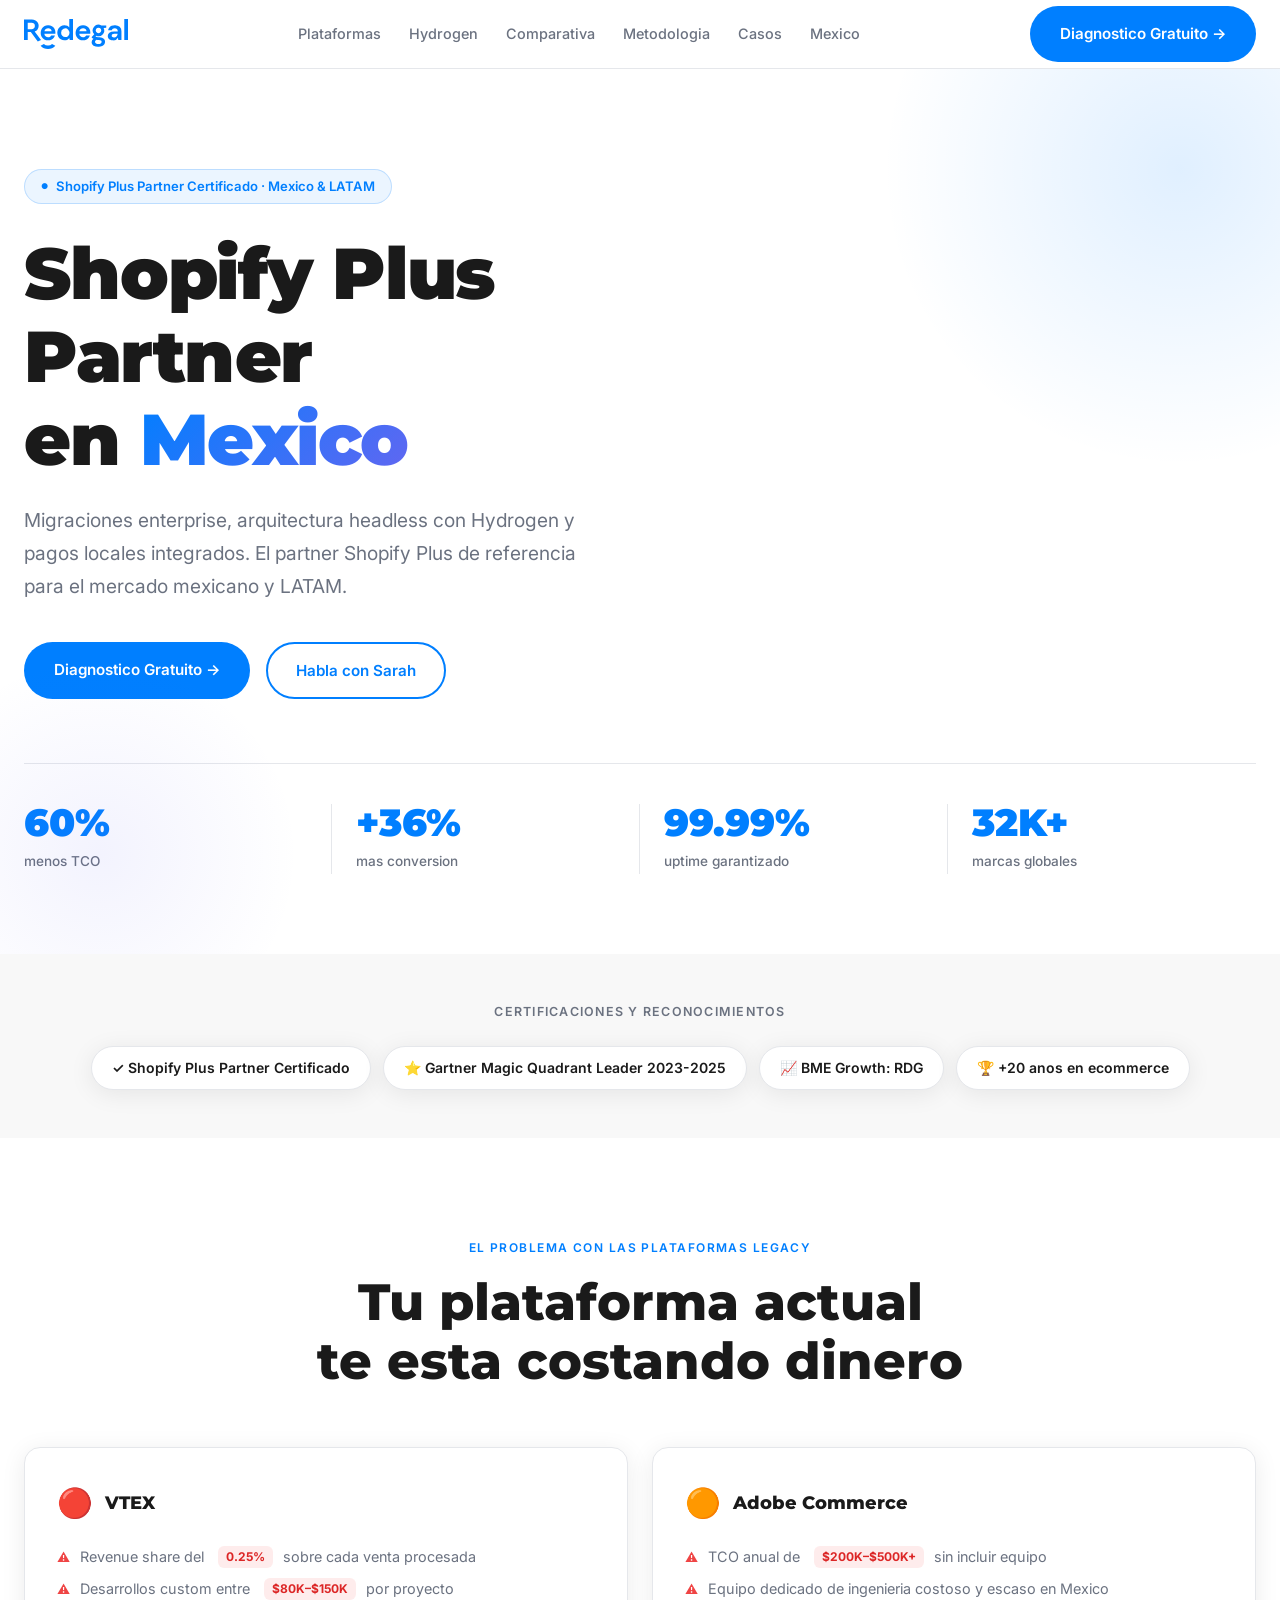
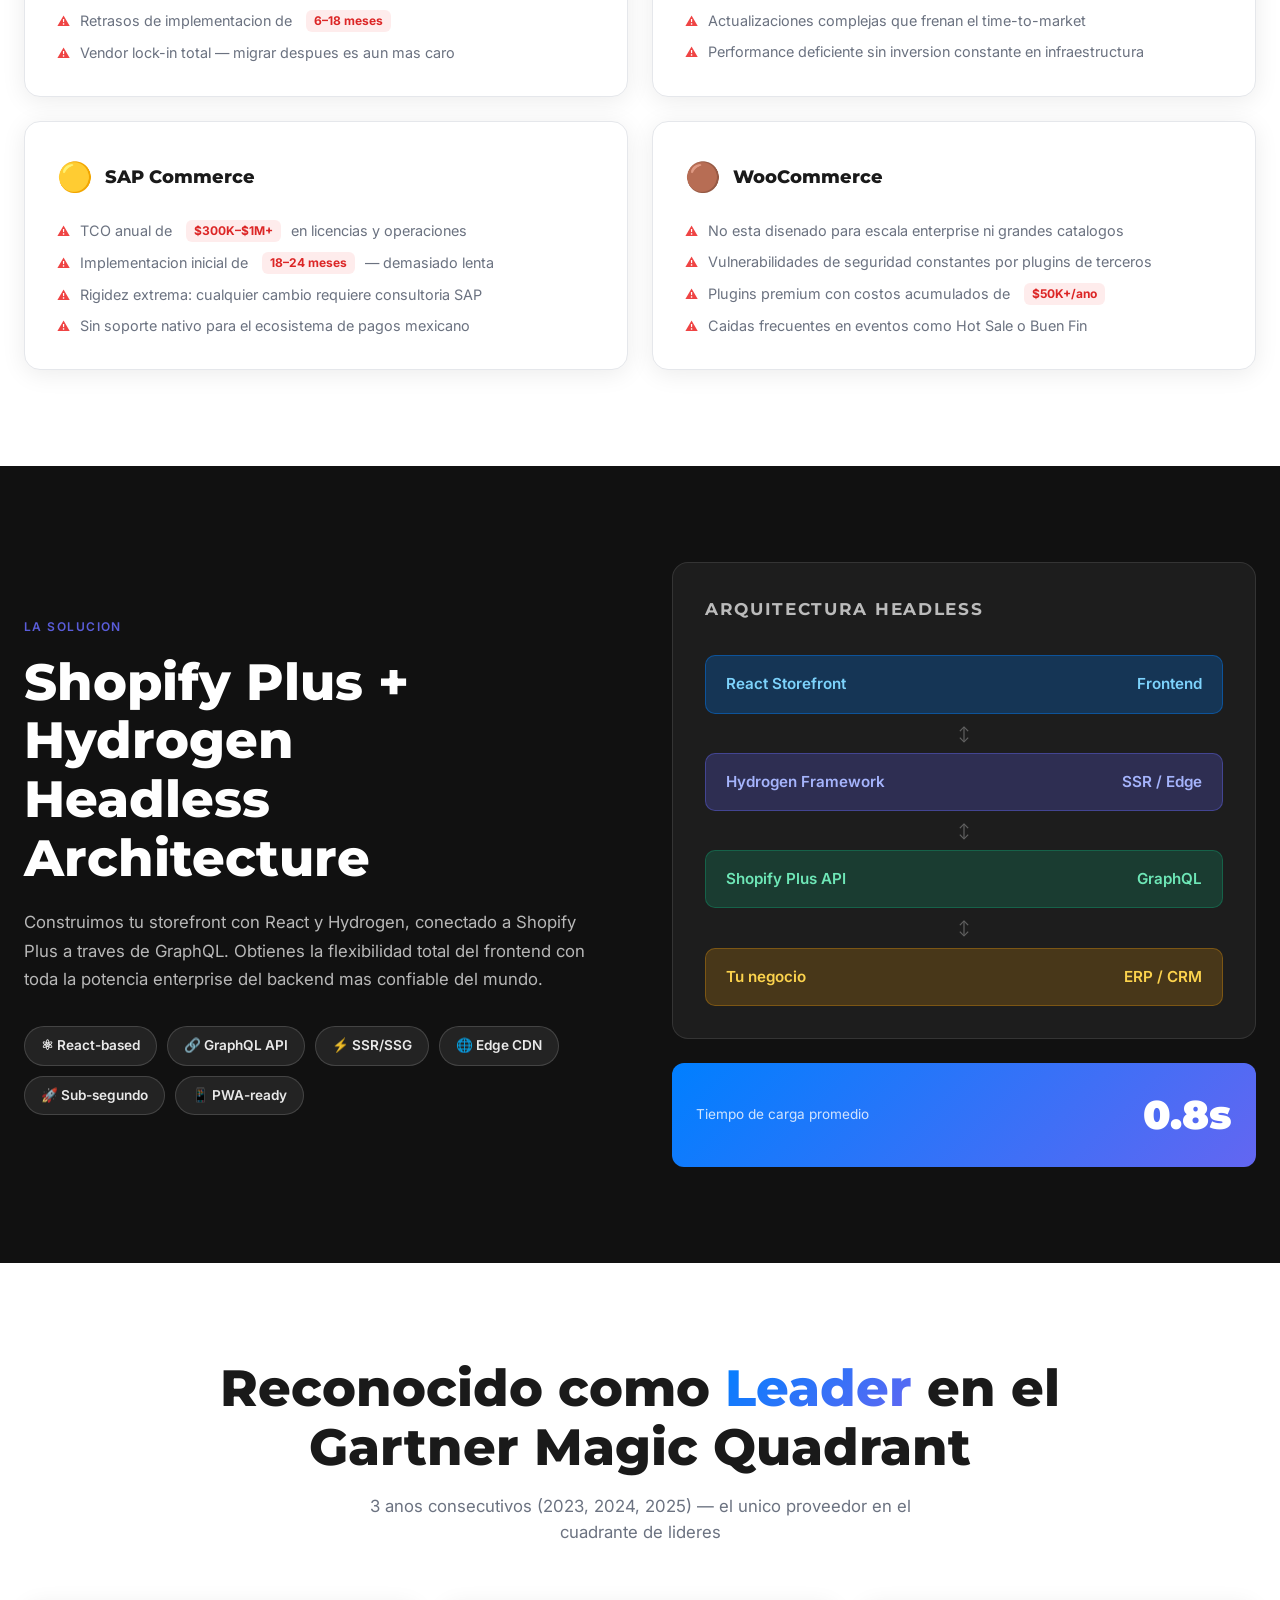
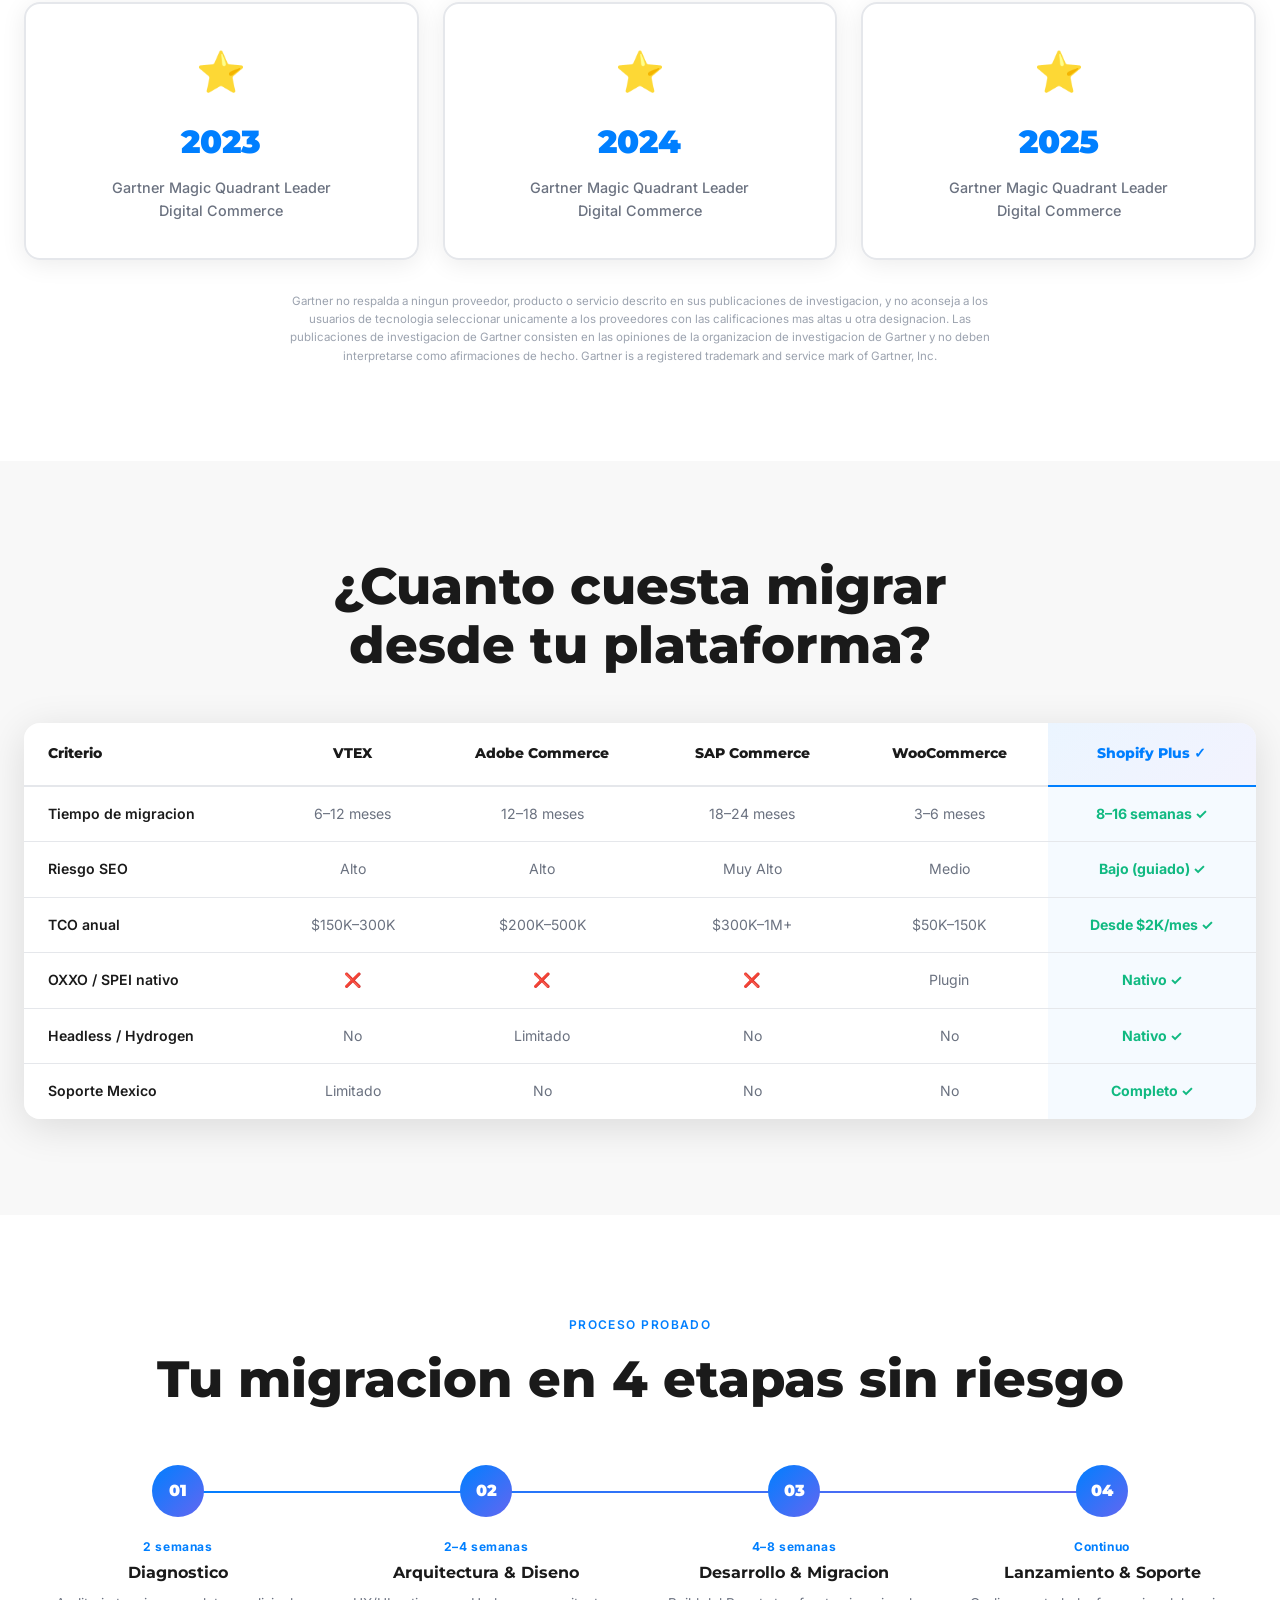
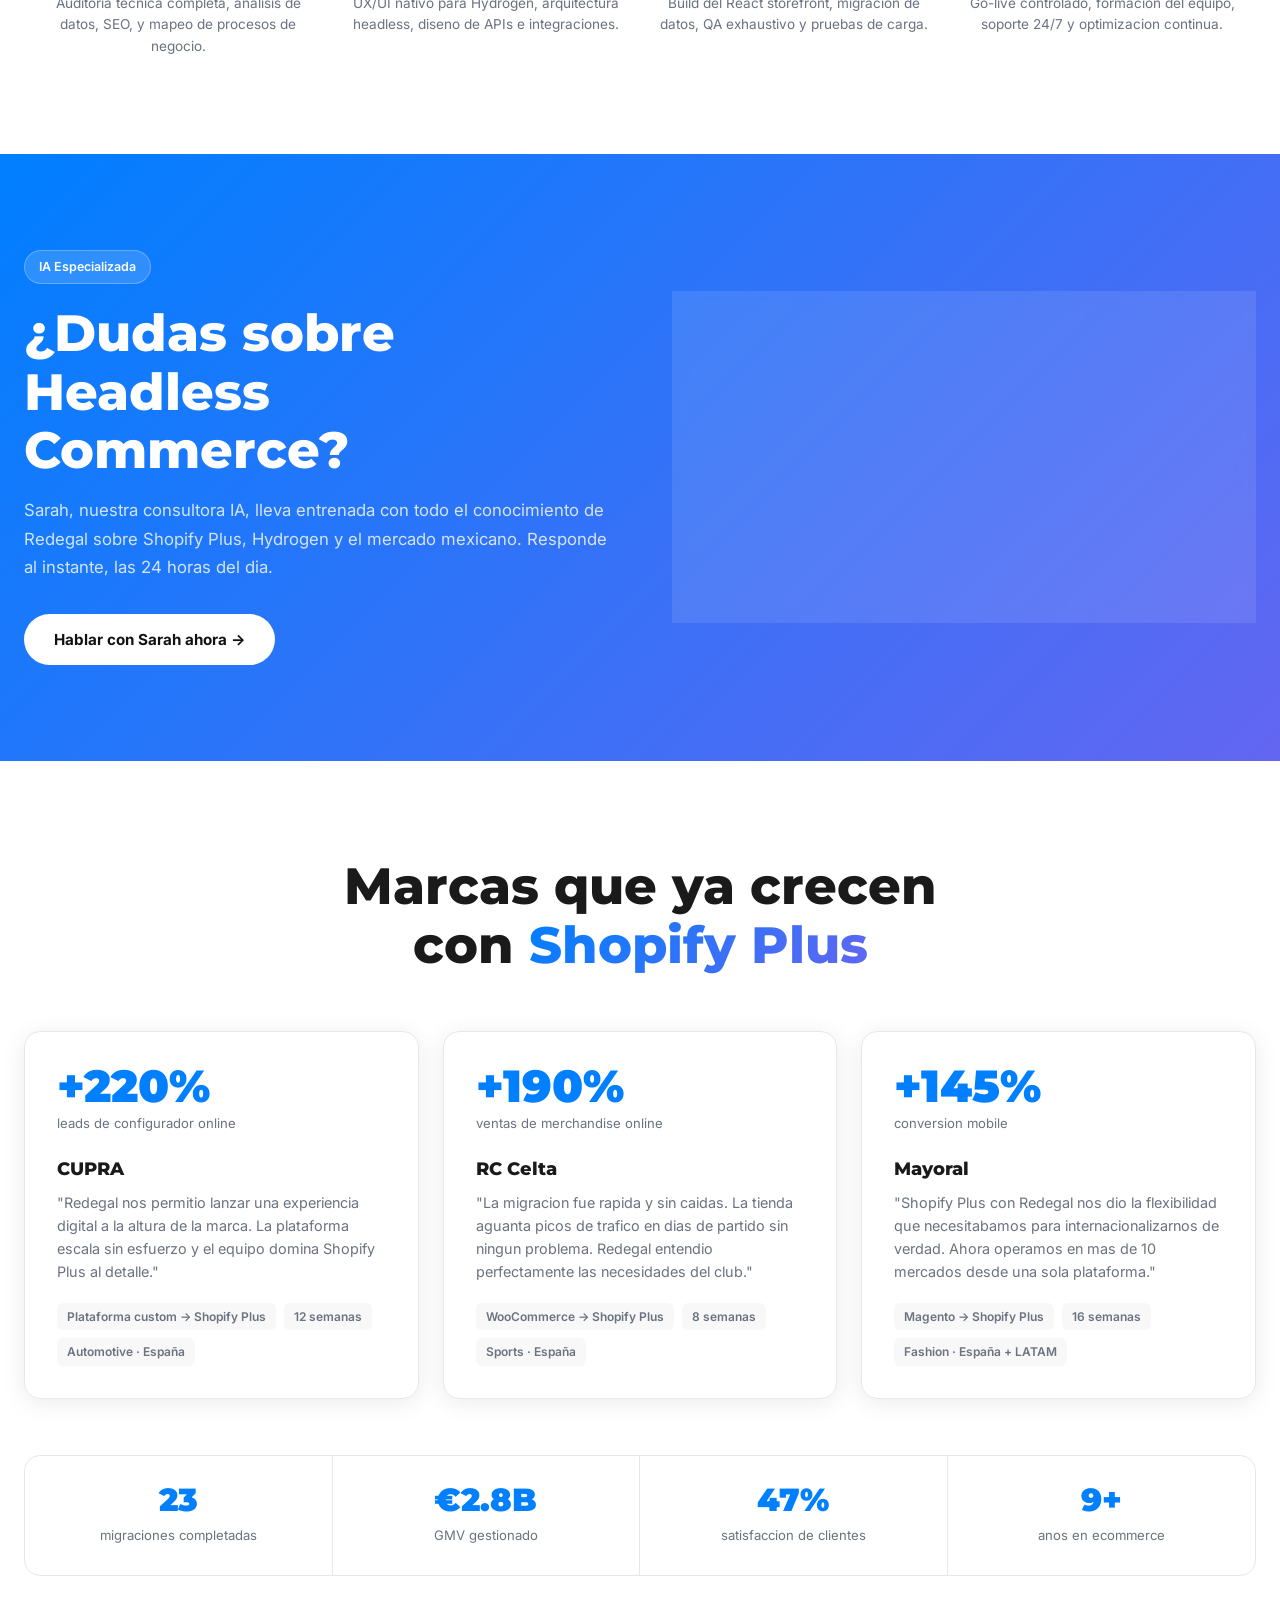
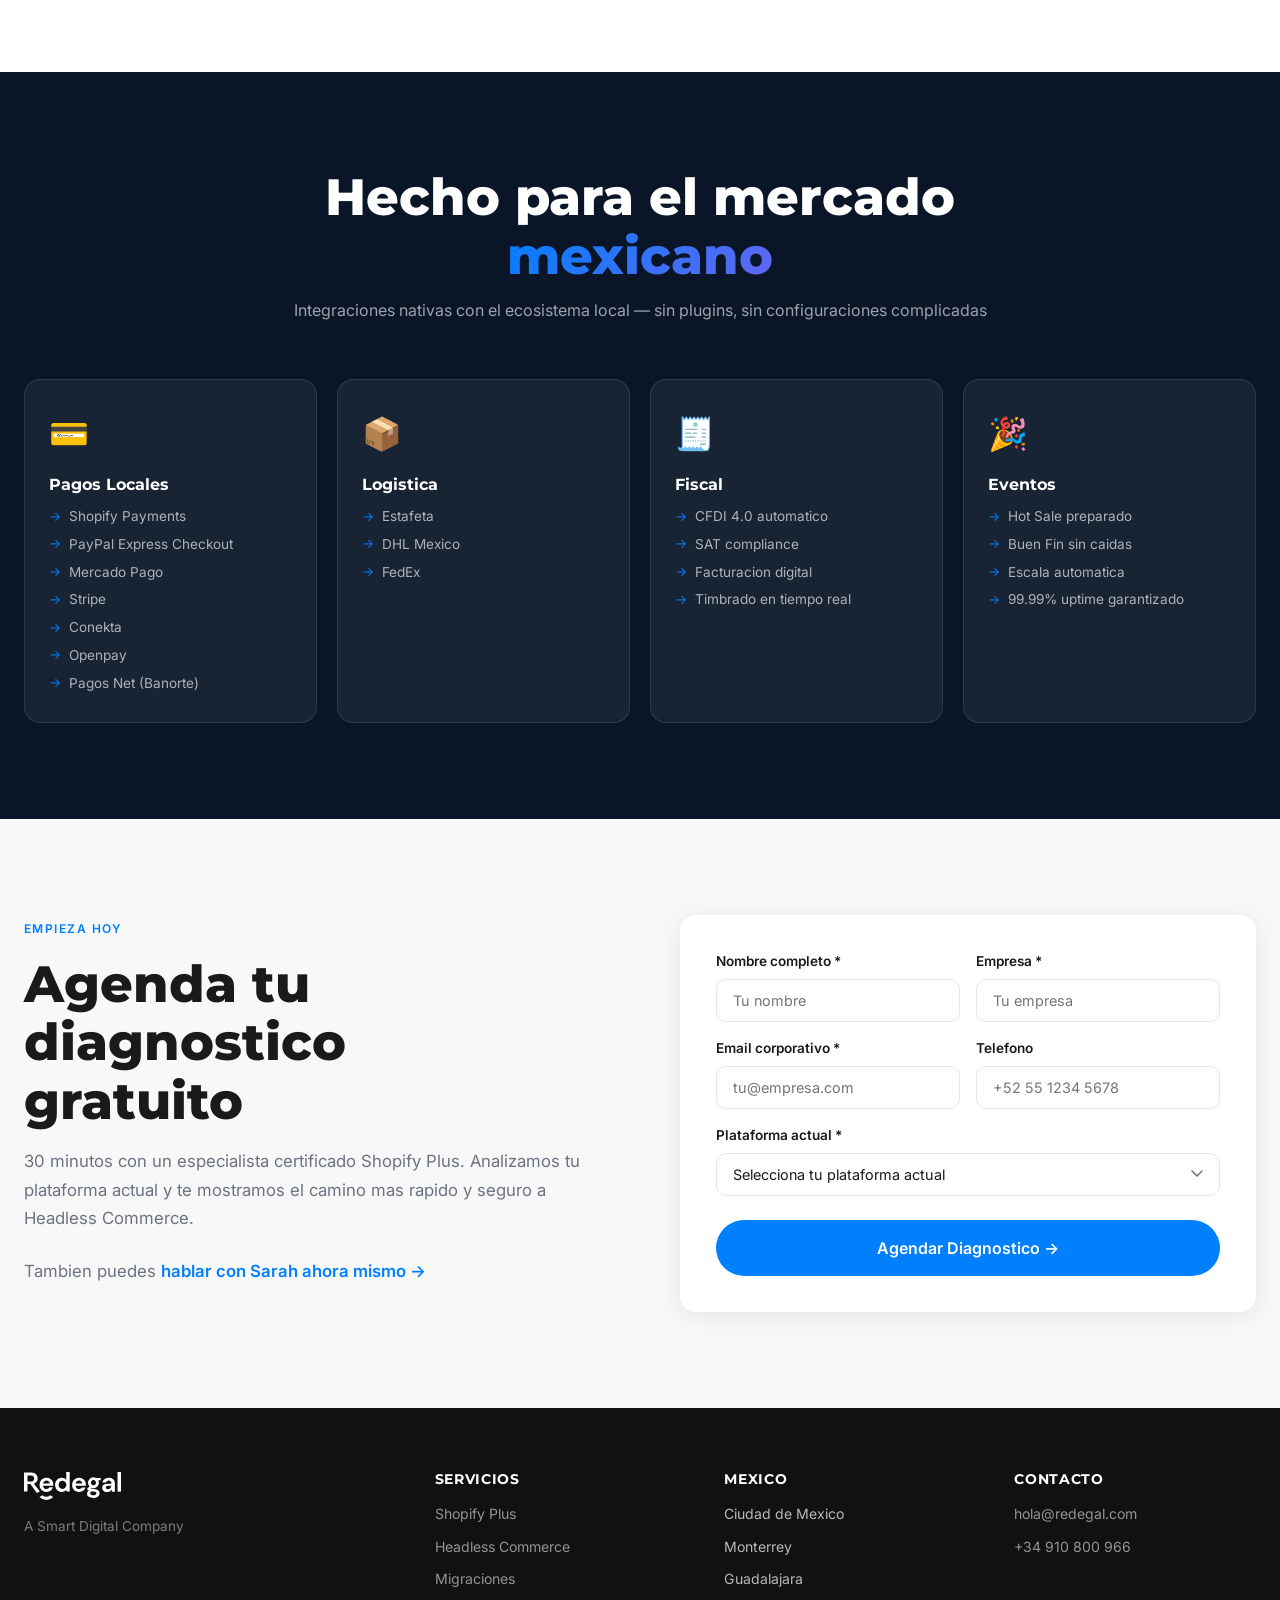
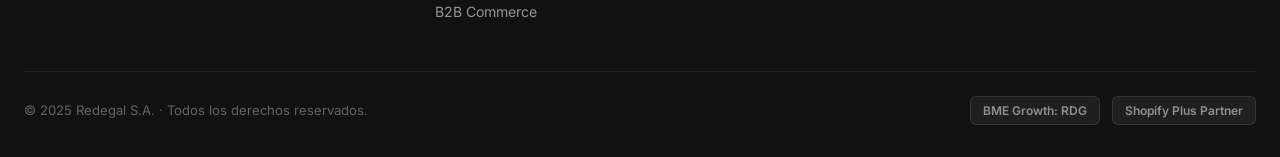
<file: headless/index.html>
<!DOCTYPE html>
<html lang="es-MX">
<head>
  <meta charset="UTF-8">
  <meta name="viewport" content="width=device-width, initial-scale=1.0">
  <meta name="robots" content="noindex, nofollow">
  <title>Shopify Plus Partner en México y LATAM | Redegal — Partner Certificado</title>
  <meta name="description" content="Redegal, Shopify Plus Partner Certificado en México y LATAM. Migraciones enterprise, headless commerce con Hydrogen, pagos locales y logística integrada. 60% menos TCO.">
  <link rel="preconnect" href="https://fonts.googleapis.com">
  <link rel="preconnect" href="https://fonts.gstatic.com" crossorigin>
  <link href="https://fonts.googleapis.com/css2?family=Montserrat:wght@400;600;700;800;900&family=Inter:wght@400;500;600&display=swap" rel="stylesheet">
  <style>
    *, *::before, *::after { box-sizing: border-box; margin: 0; padding: 0; }

    :root {
      --blue: #007fff;
      --indigo: #6366f1;
      --white: #ffffff;
      --dark: #111111;
      --gray-bg: #f8f8f8;
      --dark-blue: #0a1628;
      --text: #1a1a1a;
      --text-muted: #6b7280;
      --border: #e5e7eb;
      --radius-btn: 50px;
      --radius-card: 16px;
      --max-w: 1280px;
      --shadow: 0 4px 24px rgba(0,0,0,0.08);
      --shadow-md: 0 8px 40px rgba(0,0,0,0.12);
    }

    html { scroll-behavior: smooth; }

    body {
      font-family: 'Inter', sans-serif;
      color: var(--text);
      background: var(--white);
      line-height: 1.6;
      overflow-x: hidden;
    }

    h1, h2, h3, h4 { font-family: 'Montserrat', sans-serif; line-height: 1.15; }

    h1 { font-size: clamp(2.5rem, 6vw, 4.5rem); font-weight: 900; }
    h2 { font-size: clamp(2rem, 4vw, 3.2rem); font-weight: 800; }
    h3 { font-size: clamp(1.1rem, 2vw, 1.4rem); font-weight: 700; }

    .container { max-width: var(--max-w); margin: 0 auto; padding: 0 24px; }

    .text-gradient {
      background: linear-gradient(135deg, #007fff, #6366f1);
      -webkit-background-clip: text;
      -webkit-text-fill-color: transparent;
      background-clip: text;
    }

    .section-label {
      display: inline-block;
      font-family: 'Inter', sans-serif;
      font-size: 0.75rem;
      font-weight: 600;
      letter-spacing: 0.12em;
      text-transform: uppercase;
      color: var(--blue);
      margin-bottom: 16px;
    }

    .btn {
      display: inline-flex;
      align-items: center;
      gap: 8px;
      padding: 14px 28px;
      border-radius: var(--radius-btn);
      font-family: 'Inter', sans-serif;
      font-size: 0.95rem;
      font-weight: 600;
      cursor: pointer;
      text-decoration: none;
      transition: all 0.25s ease;
      border: 2px solid transparent;
      white-space: nowrap;
    }
    .btn-primary {
      background: var(--blue);
      color: var(--white);
    }
    .btn-primary:hover { background: #0066cc; transform: translateY(-2px); box-shadow: 0 8px 24px rgba(0,127,255,0.3); }
    .btn-outline {
      background: transparent;
      color: var(--blue);
      border-color: var(--blue);
    }
    .btn-outline:hover { background: var(--blue); color: var(--white); transform: translateY(-2px); }
    .btn-white {
      background: var(--white);
      color: var(--dark);
      font-weight: 700;
    }
    .btn-white:hover { background: #f0f0f0; transform: translateY(-2px); box-shadow: 0 8px 24px rgba(0,0,0,0.15); }

    /* REVEAL animations */
    .reveal {
      opacity: 0;
      transform: translateY(32px);
      transition: opacity 0.65s ease, transform 0.65s ease;
    }
    .reveal.visible { opacity: 1; transform: translateY(0); }
    .reveal.delay-1 { transition-delay: 0.1s; }
    .reveal.delay-2 { transition-delay: 0.2s; }
    .reveal.delay-3 { transition-delay: 0.3s; }
    .reveal.delay-4 { transition-delay: 0.4s; }

    /* ======================== NAV ======================== */
    nav {
      position: sticky;
      top: 0;
      z-index: 1000;
      background: rgba(255,255,255,0.92);
      backdrop-filter: blur(12px);
      -webkit-backdrop-filter: blur(12px);
      border-bottom: 1px solid var(--border);
    }
    .nav-inner {
      display: flex;
      align-items: center;
      justify-content: space-between;
      height: 68px;
      gap: 32px;
    }
    .nav-logo {
      display: flex;
      align-items: center;
      gap: 10px;
      text-decoration: none;
      flex-shrink: 0;
    }
    .nav-logo img {
      height: 30px;
      width: auto;
      display: block;
    }
    .nav-links {
      display: flex;
      align-items: center;
      gap: 28px;
      list-style: none;
    }
    .nav-links a {
      text-decoration: none;
      color: var(--text-muted);
      font-size: 0.9rem;
      font-weight: 500;
      transition: color 0.2s;
    }
    .nav-links a:hover { color: var(--blue); }
    .nav-cta { flex-shrink: 0; }
    .hamburger {
      display: none;
      flex-direction: column;
      gap: 5px;
      cursor: pointer;
      background: none;
      border: none;
      padding: 4px;
    }
    .hamburger span {
      display: block;
      width: 24px;
      height: 2px;
      background: var(--dark);
      border-radius: 2px;
      transition: all 0.3s ease;
    }
    .mobile-menu {
      display: none;
      flex-direction: column;
      gap: 0;
      background: white;
      border-top: 1px solid var(--border);
      padding: 16px 24px 24px;
    }
    .mobile-menu.open { display: flex; }
    .mobile-menu a {
      text-decoration: none;
      color: var(--text);
      font-weight: 500;
      padding: 12px 0;
      border-bottom: 1px solid var(--border);
      font-size: 0.95rem;
    }
    .mobile-menu .btn { margin-top: 16px; text-align: center; justify-content: center; }

    @media (max-width: 900px) {
      .nav-links, .nav-cta { display: none; }
      .hamburger { display: flex; }
    }

    /* ======================== HERO ======================== */
    .hero {
      background: var(--white);
      padding: 100px 0 80px;
      position: relative;
      overflow: hidden;
    }
    .hero::before {
      content: '';
      position: absolute;
      top: -200px;
      right: -200px;
      width: 600px;
      height: 600px;
      background: radial-gradient(circle, rgba(0,127,255,0.12) 0%, transparent 70%);
      pointer-events: none;
    }
    .hero::after {
      content: '';
      position: absolute;
      bottom: -100px;
      left: -100px;
      width: 400px;
      height: 400px;
      background: radial-gradient(circle, rgba(99,102,241,0.08) 0%, transparent 70%);
      pointer-events: none;
    }
    .hero-badge {
      display: inline-flex;
      align-items: center;
      gap: 8px;
      background: rgba(0,127,255,0.08);
      border: 1px solid rgba(0,127,255,0.2);
      border-radius: 50px;
      padding: 6px 16px;
      font-size: 0.82rem;
      font-weight: 600;
      color: var(--blue);
      margin-bottom: 28px;
    }
    .hero-badge::before { content: '●'; font-size: 0.5rem; }
    .hero h1 { max-width: 700px; margin-bottom: 24px; letter-spacing: -0.02em; }
    .hero p {
      font-size: clamp(1rem, 2vw, 1.2rem);
      color: var(--text-muted);
      max-width: 580px;
      margin-bottom: 40px;
      line-height: 1.7;
    }
    .hero-ctas { display: flex; gap: 16px; flex-wrap: wrap; margin-bottom: 64px; }
    .hero-stats {
      display: grid;
      grid-template-columns: repeat(4, 1fr);
      gap: 0;
      border-top: 1px solid var(--border);
      padding-top: 40px;
    }
    .hero-stat {
      padding: 0 24px;
      border-right: 1px solid var(--border);
    }
    .hero-stat:first-child { padding-left: 0; }
    .hero-stat:last-child { border-right: none; }
    .hero-stat-number {
      font-family: 'Montserrat', sans-serif;
      font-size: clamp(1.8rem, 3vw, 2.5rem);
      font-weight: 900;
      color: var(--blue);
      display: block;
      line-height: 1;
      margin-bottom: 6px;
    }
    .hero-stat-label { font-size: 0.85rem; color: var(--text-muted); font-weight: 500; }

    @media (max-width: 768px) {
      .hero { padding: 70px 0 60px; }
      .hero-stats { grid-template-columns: repeat(2, 1fr); gap: 24px; }
      .hero-stat { border-right: none; padding: 0; }
      .hero-stat:nth-child(2n-1) { border-right: 1px solid var(--border); padding-right: 24px; }
    }
    @media (max-width: 480px) {
      .hero-ctas { flex-direction: column; }
      .hero-ctas .btn { justify-content: center; }
    }

    /* ======================== TRUST BAR ======================== */
    .trust-bar {
      background: var(--gray-bg);
      padding: 48px 0;
    }
    .trust-bar-label {
      text-align: center;
      font-size: 0.78rem;
      font-weight: 600;
      letter-spacing: 0.1em;
      text-transform: uppercase;
      color: var(--text-muted);
      margin-bottom: 24px;
    }
    .trust-pills {
      display: flex;
      flex-wrap: wrap;
      justify-content: center;
      gap: 12px;
    }
    .trust-pill {
      display: inline-flex;
      align-items: center;
      gap: 8px;
      background: white;
      border: 1px solid var(--border);
      border-radius: 50px;
      padding: 10px 20px;
      font-size: 0.875rem;
      font-weight: 600;
      color: var(--text);
      box-shadow: var(--shadow);
    }

    /* ======================== PROBLEMS ======================== */
    .problems { padding: 96px 0; background: var(--white); }
    .problems-header { text-align: center; margin-bottom: 56px; }
    .problems-header h2 { margin-bottom: 16px; }
    .problems-grid {
      display: grid;
      grid-template-columns: repeat(2, 1fr);
      gap: 24px;
    }
    .problem-card {
      border: 1px solid var(--border);
      border-radius: var(--radius-card);
      padding: 32px;
      background: white;
      box-shadow: var(--shadow);
      transition: transform 0.25s ease, box-shadow 0.25s ease;
    }
    .problem-card:hover { transform: translateY(-4px); box-shadow: var(--shadow-md); }
    .problem-card-header {
      display: flex;
      align-items: center;
      gap: 12px;
      margin-bottom: 20px;
    }
    .problem-icon { font-size: 1.8rem; }
    .problem-name {
      font-family: 'Montserrat', sans-serif;
      font-weight: 800;
      font-size: 1.1rem;
    }
    .problem-card ul { list-style: none; display: flex; flex-direction: column; gap: 10px; }
    .problem-card ul li {
      display: flex;
      align-items: flex-start;
      gap: 10px;
      font-size: 0.9rem;
      color: var(--text-muted);
      line-height: 1.5;
    }
    .problem-card ul li::before {
      content: '⚠';
      color: #ef4444;
      flex-shrink: 0;
      font-size: 0.8rem;
      margin-top: 2px;
    }
    .problem-tag {
      display: inline-block;
      background: rgba(239,68,68,0.1);
      color: #dc2626;
      border-radius: 6px;
      padding: 2px 8px;
      font-size: 0.75rem;
      font-weight: 700;
      margin-left: 4px;
    }

    @media (max-width: 700px) {
      .problems-grid { grid-template-columns: 1fr; }
    }

    /* ======================== SOLUTION ======================== */
    .solution {
      background: var(--dark);
      color: white;
      padding: 96px 0;
    }
    .solution-inner {
      display: grid;
      grid-template-columns: 1fr 1fr;
      gap: 64px;
      align-items: center;
    }
    .solution .section-label { color: rgba(99,102,241,0.9); }
    .solution h2 { color: white; margin-bottom: 20px; }
    .solution p { color: rgba(255,255,255,0.7); margin-bottom: 32px; line-height: 1.7; font-size: 1.05rem; }
    .feature-chips {
      display: flex;
      flex-wrap: wrap;
      gap: 10px;
    }
    .chip {
      background: rgba(255,255,255,0.08);
      border: 1px solid rgba(255,255,255,0.15);
      border-radius: 50px;
      padding: 8px 16px;
      font-size: 0.85rem;
      font-weight: 600;
      color: rgba(255,255,255,0.9);
    }
    .arch-diagram {
      background: rgba(255,255,255,0.05);
      border: 1px solid rgba(255,255,255,0.1);
      border-radius: var(--radius-card);
      padding: 32px;
    }
    .arch-title {
      font-family: 'Montserrat', sans-serif;
      font-size: 0.8rem;
      font-weight: 700;
      letter-spacing: 0.1em;
      text-transform: uppercase;
      color: rgba(255,255,255,0.5);
      margin-bottom: 24px;
    }
    .arch-layers { display: flex; flex-direction: column; gap: 12px; }
    .arch-layer {
      border-radius: 10px;
      padding: 16px 20px;
      font-family: 'Inter', sans-serif;
      font-weight: 600;
      font-size: 0.95rem;
      display: flex;
      align-items: center;
      justify-content: space-between;
    }
    .arch-layer-react { background: rgba(0,127,255,0.25); border: 1px solid rgba(0,127,255,0.4); color: #7dd3fc; }
    .arch-layer-hydrogen { background: rgba(99,102,241,0.25); border: 1px solid rgba(99,102,241,0.4); color: #a5b4fc; }
    .arch-layer-api { background: rgba(16,185,129,0.2); border: 1px solid rgba(16,185,129,0.3); color: #6ee7b7; }
    .arch-layer-biz { background: rgba(245,158,11,0.2); border: 1px solid rgba(245,158,11,0.3); color: #fcd34d; }
    .arch-arrow {
      text-align: center;
      color: rgba(255,255,255,0.3);
      font-size: 0.9rem;
      margin: -4px 0;
    }
    .metric-card {
      margin-top: 24px;
      background: linear-gradient(135deg, var(--blue), var(--indigo));
      border-radius: 12px;
      padding: 20px 24px;
      display: flex;
      align-items: center;
      justify-content: space-between;
    }
    .metric-number {
      font-family: 'Montserrat', sans-serif;
      font-size: 2.5rem;
      font-weight: 900;
      color: white;
    }
    .metric-label { font-size: 0.85rem; color: rgba(255,255,255,0.8); }

    @media (max-width: 900px) {
      .solution-inner { grid-template-columns: 1fr; gap: 40px; }
    }

    /* ======================== GARTNER ======================== */
    .gartner { padding: 96px 0; background: var(--white); }
    .gartner-header { text-align: center; margin-bottom: 56px; }
    .gartner-header h2 { margin-bottom: 16px; }
    .gartner-header p { color: var(--text-muted); font-size: 1.05rem; max-width: 560px; margin: 0 auto; }
    .gartner-cards {
      display: grid;
      grid-template-columns: repeat(3, 1fr);
      gap: 24px;
      margin-bottom: 32px;
    }
    .gartner-card {
      border: 2px solid var(--border);
      border-radius: var(--radius-card);
      padding: 36px 28px;
      text-align: center;
      box-shadow: var(--shadow);
      transition: border-color 0.25s, transform 0.25s;
    }
    .gartner-card:hover { border-color: var(--blue); transform: translateY(-4px); }
    .gartner-star { font-size: 2.5rem; margin-bottom: 12px; display: block; }
    .gartner-year {
      font-family: 'Montserrat', sans-serif;
      font-size: 2rem;
      font-weight: 900;
      color: var(--blue);
      margin-bottom: 8px;
    }
    .gartner-label { font-size: 0.9rem; color: var(--text-muted); font-weight: 500; }
    .gartner-disclaimer {
      text-align: center;
      font-size: 0.72rem;
      color: #9ca3af;
      max-width: 700px;
      margin: 0 auto;
      line-height: 1.6;
    }

    @media (max-width: 600px) {
      .gartner-cards { grid-template-columns: 1fr; }
    }

    /* ======================== COMPARISON TABLE ======================== */
    .comparison { padding: 96px 0; background: var(--gray-bg); }
    .comparison-header { text-align: center; margin-bottom: 48px; }
    .comparison-header h2 { margin-bottom: 16px; }
    .table-wrap { overflow-x: auto; border-radius: var(--radius-card); box-shadow: var(--shadow-md); }
    table {
      width: 100%;
      border-collapse: collapse;
      background: white;
      min-width: 700px;
    }
    thead th {
      padding: 20px 16px;
      font-family: 'Montserrat', sans-serif;
      font-size: 0.85rem;
      font-weight: 800;
      text-align: center;
      border-bottom: 2px solid var(--border);
      white-space: nowrap;
    }
    thead th:first-child { text-align: left; padding-left: 24px; }
    thead th.th-shopify {
      background: linear-gradient(135deg, rgba(0,127,255,0.08), rgba(99,102,241,0.08));
      color: var(--blue);
      border-bottom-color: var(--blue);
    }
    tbody td {
      padding: 16px;
      font-size: 0.88rem;
      text-align: center;
      border-bottom: 1px solid var(--border);
      color: var(--text-muted);
    }
    tbody td:first-child {
      text-align: left;
      padding-left: 24px;
      font-weight: 600;
      color: var(--text);
    }
    tbody td.td-shopify {
      background: rgba(0,127,255,0.04);
      font-weight: 600;
      color: var(--blue);
    }
    tbody tr:last-child td { border-bottom: none; }
    tbody tr:hover td { background: var(--gray-bg); }
    tbody tr:hover td.td-shopify { background: rgba(0,127,255,0.08); }
    .check { color: #10b981; font-weight: 700; }
    .cross { color: #ef4444; }

    /* ======================== METHODOLOGY ======================== */
    .methodology { padding: 96px 0; background: var(--white); }
    .methodology-header { text-align: center; margin-bottom: 56px; }
    .steps {
      display: grid;
      grid-template-columns: repeat(4, 1fr);
      gap: 0;
      position: relative;
    }
    .steps::before {
      content: '';
      position: absolute;
      top: 26px;
      left: 12%;
      right: 12%;
      height: 2px;
      background: linear-gradient(90deg, var(--blue), var(--indigo));
      z-index: 0;
    }
    .step {
      display: flex;
      flex-direction: column;
      align-items: center;
      text-align: center;
      padding: 0 16px;
      position: relative;
      z-index: 1;
    }
    .step-num {
      width: 52px;
      height: 52px;
      background: linear-gradient(135deg, var(--blue), var(--indigo));
      border-radius: 50%;
      display: flex;
      align-items: center;
      justify-content: center;
      font-family: 'Montserrat', sans-serif;
      font-weight: 900;
      color: white;
      font-size: 1rem;
      margin-bottom: 20px;
      flex-shrink: 0;
    }
    .step-duration {
      font-size: 0.75rem;
      font-weight: 700;
      color: var(--blue);
      letter-spacing: 0.05em;
      margin-bottom: 8px;
    }
    .step h3 { font-size: 1rem; margin-bottom: 10px; }
    .step p { font-size: 0.85rem; color: var(--text-muted); line-height: 1.6; }

    @media (max-width: 768px) {
      .steps { grid-template-columns: 1fr 1fr; gap: 32px; }
      .steps::before { display: none; }
    }
    @media (max-width: 480px) {
      .steps { grid-template-columns: 1fr; }
    }

    /* ======================== SARAH SECTION ======================== */
    .sarah-section {
      background: linear-gradient(135deg, var(--blue) 0%, var(--indigo) 100%);
      padding: 96px 0;
      color: white;
    }
    .sarah-inner {
      display: grid;
      grid-template-columns: 1fr 1fr;
      gap: 64px;
      align-items: center;
    }
    .sarah-badge {
      display: inline-flex;
      align-items: center;
      gap: 6px;
      background: rgba(255,255,255,0.15);
      border: 1px solid rgba(255,255,255,0.25);
      border-radius: 50px;
      padding: 6px 14px;
      font-size: 0.78rem;
      font-weight: 600;
      margin-bottom: 20px;
    }
    .sarah-section h2 { color: white; margin-bottom: 16px; }
    .sarah-section p { color: rgba(255,255,255,0.8); margin-bottom: 32px; font-size: 1.05rem; line-height: 1.7; }
    .chat-bubble {
      background: rgba(255,255,255,0.1);
      border: 1px solid rgba(255,255,255,0.2);
      border-radius: var(--radius-card);
      padding: 28px;
      backdrop-filter: blur(8px);
    }
    .chat-header {
      display: flex;
      align-items: center;
      gap: 10px;
      margin-bottom: 20px;
      padding-bottom: 16px;
      border-bottom: 1px solid rgba(255,255,255,0.15);
    }
    .chat-avatar {
      width: 36px;
      height: 36px;
      background: rgba(255,255,255,0.2);
      border-radius: 50%;
      display: flex;
      align-items: center;
      justify-content: center;
      font-size: 1rem;
    }
    .chat-name { font-weight: 700; font-size: 0.95rem; }
    .chat-status { font-size: 0.75rem; color: rgba(255,255,255,0.6); }
    .chat-msg {
      display: flex;
      flex-direction: column;
      gap: 8px;
    }
    .msg {
      max-width: 85%;
      padding: 12px 16px;
      border-radius: 14px;
      font-size: 0.88rem;
      line-height: 1.5;
    }
    .msg-user {
      align-self: flex-end;
      background: rgba(255,255,255,0.2);
      color: white;
      border-bottom-right-radius: 4px;
    }
    .msg-sarah {
      align-self: flex-start;
      background: white;
      color: var(--text);
      border-bottom-left-radius: 4px;
      font-weight: 500;
    }
    .msg-time { font-size: 0.7rem; color: rgba(255,255,255,0.5); }
    .msg-time-right { text-align: right; }

    @media (max-width: 900px) {
      .sarah-inner { grid-template-columns: 1fr; gap: 40px; }
    }

    /* ======================== SUCCESS STORIES ======================== */
    .success { padding: 96px 0; background: var(--white); }
    .success-header { text-align: center; margin-bottom: 56px; }
    .success-header h2 { margin-bottom: 12px; }
    .cases-grid {
      display: grid;
      grid-template-columns: repeat(3, 1fr);
      gap: 24px;
      margin-bottom: 56px;
    }
    .case-card {
      border: 1px solid var(--border);
      border-radius: var(--radius-card);
      padding: 32px;
      box-shadow: var(--shadow);
      transition: transform 0.25s, box-shadow 0.25s;
    }
    .case-card:hover { transform: translateY(-4px); box-shadow: var(--shadow-md); }
    .case-metric {
      font-family: 'Montserrat', sans-serif;
      font-size: 2.8rem;
      font-weight: 900;
      color: var(--blue);
      line-height: 1;
      margin-bottom: 4px;
    }
    .case-metric-label { font-size: 0.82rem; color: var(--text-muted); margin-bottom: 20px; }
    .case-name { font-family: 'Montserrat', sans-serif; font-weight: 800; font-size: 1.15rem; margin-bottom: 8px; }
    .case-quote { font-size: 0.9rem; color: var(--text-muted); line-height: 1.6; margin-bottom: 20px; }
    .case-tags { display: flex; flex-wrap: wrap; gap: 8px; }
    .case-tag {
      background: var(--gray-bg);
      border-radius: 6px;
      padding: 4px 10px;
      font-size: 0.75rem;
      font-weight: 600;
      color: var(--text-muted);
    }
    .bottom-stats {
      display: grid;
      grid-template-columns: repeat(4, 1fr);
      gap: 0;
      border: 1px solid var(--border);
      border-radius: var(--radius-card);
      overflow: hidden;
    }
    .bottom-stat {
      padding: 28px 24px;
      text-align: center;
      border-right: 1px solid var(--border);
    }
    .bottom-stat:last-child { border-right: none; }
    .bottom-stat-num {
      font-family: 'Montserrat', sans-serif;
      font-size: 2rem;
      font-weight: 900;
      color: var(--blue);
      display: block;
      line-height: 1;
      margin-bottom: 6px;
    }
    .bottom-stat-label { font-size: 0.82rem; color: var(--text-muted); }

    @media (max-width: 768px) {
      .cases-grid { grid-template-columns: 1fr; }
      .bottom-stats { grid-template-columns: repeat(2, 1fr); }
      .bottom-stat:nth-child(2) { border-right: none; }
      .bottom-stat:nth-child(3) { border-top: 1px solid var(--border); }
      .bottom-stat:nth-child(4) { border-top: 1px solid var(--border); border-right: none; }
    }

    /* ======================== MEXICO ======================== */
    .mexico { padding: 96px 0; background: var(--dark-blue); color: white; }
    .mexico-header { text-align: center; margin-bottom: 56px; }
    .mexico-header h2 { color: white; margin-bottom: 12px; }
    .mexico-header p { color: rgba(255,255,255,0.6); }
    .mexico-grid {
      display: grid;
      grid-template-columns: repeat(4, 1fr);
      gap: 20px;
    }
    .mexico-card {
      background: rgba(255,255,255,0.06);
      border: 1px solid rgba(255,255,255,0.1);
      border-radius: var(--radius-card);
      padding: 28px 24px;
      transition: background 0.25s, transform 0.25s;
    }
    .mexico-card:hover { background: rgba(255,255,255,0.1); transform: translateY(-4px); }
    .mexico-icon { font-size: 2rem; margin-bottom: 16px; display: block; }
    .mexico-card h3 { color: white; font-size: 1rem; margin-bottom: 12px; }
    .mexico-card ul { list-style: none; display: flex; flex-direction: column; gap: 6px; }
    .mexico-card ul li {
      font-size: 0.85rem;
      color: rgba(255,255,255,0.65);
      display: flex;
      align-items: center;
      gap: 8px;
    }
    .mexico-card ul li::before { content: '→'; color: var(--blue); font-size: 0.8rem; }

    @media (max-width: 900px) {
      .mexico-grid { grid-template-columns: repeat(2, 1fr); }
    }
    @media (max-width: 480px) {
      .mexico-grid { grid-template-columns: 1fr; }
    }

    /* ======================== CONTACT FORM ======================== */
    .contact { padding: 96px 0; background: var(--gray-bg); }
    .contact-inner {
      display: grid;
      grid-template-columns: 1fr 1fr;
      gap: 80px;
      align-items: start;
    }
    .contact-left h2 { margin-bottom: 16px; }
    .contact-left p { color: var(--text-muted); line-height: 1.7; margin-bottom: 24px; font-size: 1.05rem; }
    .contact-note {
      font-size: 0.88rem;
      color: var(--text-muted);
    }
    .contact-note a {
      color: var(--blue);
      font-weight: 600;
      text-decoration: none;
      cursor: pointer;
    }
    .contact-note a:hover { text-decoration: underline; }
    .contact-form {
      background: white;
      border-radius: var(--radius-card);
      padding: 36px;
      box-shadow: var(--shadow);
    }
    .form-row { display: grid; grid-template-columns: 1fr 1fr; gap: 16px; }
    .form-group { display: flex; flex-direction: column; gap: 6px; margin-bottom: 16px; }
    .form-group label { font-size: 0.85rem; font-weight: 600; color: var(--text); }
    .form-group input,
    .form-group select {
      width: 100%;
      padding: 12px 16px;
      border: 1.5px solid var(--border);
      border-radius: 10px;
      font-family: 'Inter', sans-serif;
      font-size: 0.9rem;
      color: var(--text);
      background: white;
      transition: border-color 0.2s, box-shadow 0.2s;
      outline: none;
      appearance: none;
      -webkit-appearance: none;
    }
    .form-group input:focus,
    .form-group select:focus {
      border-color: var(--blue);
      box-shadow: 0 0 0 3px rgba(0,127,255,0.12);
    }
    .form-group select {
      cursor: pointer;
      background-image: url("data:image/svg+xml,%3Csvg xmlns='http://www.w3.org/2000/svg' width='12' height='8' fill='none'%3E%3Cpath d='M1 1l5 5 5-5' stroke='%236b7280' stroke-width='1.5' stroke-linecap='round' stroke-linejoin='round'/%3E%3C/svg%3E");
      background-repeat: no-repeat;
      background-position: right 16px center;
      padding-right: 40px;
    }
    .form-submit { width: 100%; justify-content: center; font-size: 1rem; padding: 16px 28px; margin-top: 8px; }
    .form-success {
      display: none;
      text-align: center;
      padding: 40px 20px;
    }
    .form-success .success-icon { font-size: 3rem; margin-bottom: 16px; display: block; }
    .form-success h3 { font-size: 1.3rem; margin-bottom: 10px; color: var(--dark); }
    .form-success p { color: var(--text-muted); }

    @media (max-width: 900px) {
      .contact-inner { grid-template-columns: 1fr; gap: 40px; }
      .form-row { grid-template-columns: 1fr; }
    }

    /* ======================== FOOTER ======================== */
    footer {
      background: var(--dark);
      color: rgba(255,255,255,0.7);
      padding: 64px 0 32px;
    }
    .footer-top {
      display: grid;
      grid-template-columns: 1.5fr 1fr 1fr 1fr;
      gap: 48px;
      margin-bottom: 48px;
    }
    .footer-logo {
      display: flex;
      align-items: center;
      gap: 10px;
      margin-bottom: 16px;
      text-decoration: none;
    }
    .footer-logo img {
      height: 28px;
      width: auto;
      display: block;
      filter: brightness(0) invert(1);
    }
    .footer-tagline { font-size: 0.85rem; color: rgba(255,255,255,0.45); }
    .footer-col h4 {
      font-family: 'Montserrat', sans-serif;
      font-weight: 700;
      font-size: 0.85rem;
      color: white;
      letter-spacing: 0.05em;
      text-transform: uppercase;
      margin-bottom: 16px;
    }
    .footer-col ul { list-style: none; display: flex; flex-direction: column; gap: 10px; }
    .footer-col ul li a {
      text-decoration: none;
      color: rgba(255,255,255,0.55);
      font-size: 0.88rem;
      transition: color 0.2s;
    }
    .footer-col ul li a:hover { color: white; }
    .footer-col ul li { font-size: 0.88rem; }
    .footer-bottom {
      border-top: 1px solid rgba(255,255,255,0.08);
      padding-top: 24px;
      display: flex;
      align-items: center;
      justify-content: space-between;
      flex-wrap: wrap;
      gap: 12px;
    }
    .footer-bottom-text { font-size: 0.82rem; color: rgba(255,255,255,0.35); }
    .footer-badges { display: flex; gap: 12px; flex-wrap: wrap; }
    .footer-badge {
      background: rgba(255,255,255,0.06);
      border: 1px solid rgba(255,255,255,0.1);
      border-radius: 6px;
      padding: 4px 12px;
      font-size: 0.75rem;
      font-weight: 600;
      color: rgba(255,255,255,0.5);
    }

    @media (max-width: 900px) {
      .footer-top { grid-template-columns: 1fr 1fr; gap: 32px; }
    }
    @media (max-width: 540px) {
      .footer-top { grid-template-columns: 1fr; }
      .footer-bottom { flex-direction: column; align-items: flex-start; }
    }
  </style>
</head>
<body>

  <!-- ======================== NAV ======================== -->
  <nav aria-label="Navegacion principal">
    <div class="container nav-inner">
      <a href="#" class="nav-logo" aria-label="Redegal inicio">
        <img src="redegal-logo.svg" alt="Redegal" />
      </a>
      <ul class="nav-links" role="list">
        <li><a href="#plataformas">Plataformas</a></li>
        <li><a href="#solucion">Hydrogen</a></li>
        <li><a href="#comparativa">Comparativa</a></li>
        <li><a href="#metodologia">Metodologia</a></li>
        <li><a href="#casos">Casos</a></li>
        <li><a href="#mexico">Mexico</a></li>
      </ul>
      <div class="nav-cta">
        <a href="#contacto" class="btn btn-primary">Diagnostico Gratuito &rarr;</a>
      </div>
      <button class="hamburger" id="hamburger" aria-label="Abrir menu" aria-expanded="false" aria-controls="mobile-menu">
        <span></span><span></span><span></span>
      </button>
    </div>
    <div class="mobile-menu" id="mobile-menu" role="navigation" aria-label="Menu movil">
      <a href="#plataformas" onclick="closeMobileMenu()">Plataformas</a>
      <a href="#solucion" onclick="closeMobileMenu()">Hydrogen</a>
      <a href="#comparativa" onclick="closeMobileMenu()">Comparativa</a>
      <a href="#metodologia" onclick="closeMobileMenu()">Metodologia</a>
      <a href="#casos" onclick="closeMobileMenu()">Casos de exito</a>
      <a href="#mexico" onclick="closeMobileMenu()">Mexico</a>
      <a href="#contacto" class="btn btn-primary" onclick="closeMobileMenu()">Diagnostico Gratuito &rarr;</a>
    </div>
  </nav>

  <!-- ======================== HERO ======================== -->
  <section class="hero" id="inicio" aria-labelledby="hero-heading">
    <div class="container">
      <div class="hero-badge reveal">Shopify Plus Partner Certificado &middot; Mexico &amp; LATAM</div>
      <h1 id="hero-heading" class="reveal delay-1">
        Shopify Plus Partner<br>
        en <span class="text-gradient">Mexico</span>
      </h1>
      <p class="reveal delay-2">
        Migraciones enterprise, arquitectura headless con Hydrogen y pagos locales integrados. El partner Shopify Plus de referencia para el mercado mexicano y LATAM.
      </p>
      <div class="hero-ctas reveal delay-3">
        <a href="#contacto" class="btn btn-primary">Diagnostico Gratuito &rarr;</a>
        <button class="btn btn-outline" data-open-sarah aria-label="Hablar con Sarah, nuestra asistente IA">Habla con Sarah</button>
      </div>
      <div class="hero-stats reveal delay-4">
        <div class="hero-stat">
          <span class="hero-stat-number" data-count="60" data-suffix="%">0%</span>
          <span class="hero-stat-label">menos TCO</span>
        </div>
        <div class="hero-stat">
          <span class="hero-stat-number" data-count="36" data-prefix="+" data-suffix="%">+0%</span>
          <span class="hero-stat-label">mas conversion</span>
        </div>
        <div class="hero-stat">
          <span class="hero-stat-number">99.99%</span>
          <span class="hero-stat-label">uptime garantizado</span>
        </div>
        <div class="hero-stat">
          <span class="hero-stat-number" data-count="32" data-suffix="K+">0K+</span>
          <span class="hero-stat-label">marcas globales</span>
        </div>
      </div>
    </div>
  </section>

  <!-- ======================== TRUST BAR ======================== -->
  <section class="trust-bar" aria-label="Certificaciones y reconocimientos">
    <div class="container">
      <p class="trust-bar-label">Certificaciones y reconocimientos</p>
      <div class="trust-pills">
        <span class="trust-pill">&#10003; Shopify Plus Partner Certificado</span>
        <span class="trust-pill">&#11088; Gartner Magic Quadrant Leader 2023-2025</span>
        <span class="trust-pill">&#128200; BME Growth: RDG</span>
        <span class="trust-pill">&#127942; +20 anos en ecommerce</span>
      </div>
    </div>
  </section>

  <!-- ======================== PROBLEMS ======================== -->
  <section class="problems" id="plataformas" aria-labelledby="problems-heading">
    <div class="container">
      <div class="problems-header">
        <span class="section-label reveal">El problema con las plataformas legacy</span>
        <h2 id="problems-heading" class="reveal delay-1">Tu plataforma actual<br>te esta costando dinero</h2>
      </div>
      <div class="problems-grid">
        <div class="problem-card reveal">
          <div class="problem-card-header">
            <span class="problem-icon">&#128308;</span>
            <span class="problem-name">VTEX</span>
          </div>
          <ul>
            <li>Revenue share del <span class="problem-tag">0.25%</span> sobre cada venta procesada</li>
            <li>Desarrollos custom entre <span class="problem-tag">$80K&ndash;$150K</span> por proyecto</li>
            <li>Retrasos de implementacion de <span class="problem-tag">6&ndash;18 meses</span></li>
            <li>Vendor lock-in total &mdash; migrar despues es aun mas caro</li>
          </ul>
        </div>
        <div class="problem-card reveal delay-1">
          <div class="problem-card-header">
            <span class="problem-icon">&#128992;</span>
            <span class="problem-name">Adobe Commerce</span>
          </div>
          <ul>
            <li>TCO anual de <span class="problem-tag">$200K&ndash;$500K+</span> sin incluir equipo</li>
            <li>Equipo dedicado de ingenieria costoso y escaso en Mexico</li>
            <li>Actualizaciones complejas que frenan el time-to-market</li>
            <li>Performance deficiente sin inversion constante en infraestructura</li>
          </ul>
        </div>
        <div class="problem-card reveal delay-2">
          <div class="problem-card-header">
            <span class="problem-icon">&#128993;</span>
            <span class="problem-name">SAP Commerce</span>
          </div>
          <ul>
            <li>TCO anual de <span class="problem-tag">$300K&ndash;$1M+</span> en licencias y operaciones</li>
            <li>Implementacion inicial de <span class="problem-tag">18&ndash;24 meses</span> &mdash; demasiado lenta</li>
            <li>Rigidez extrema: cualquier cambio requiere consultoria SAP</li>
            <li>Sin soporte nativo para el ecosistema de pagos mexicano</li>
          </ul>
        </div>
        <div class="problem-card reveal delay-3">
          <div class="problem-card-header">
            <span class="problem-icon">&#128996;</span>
            <span class="problem-name">WooCommerce</span>
          </div>
          <ul>
            <li>No esta disenado para escala enterprise ni grandes catalogos</li>
            <li>Vulnerabilidades de seguridad constantes por plugins de terceros</li>
            <li>Plugins premium con costos acumulados de <span class="problem-tag">$50K+/ano</span></li>
            <li>Caidas frecuentes en eventos como Hot Sale o Buen Fin</li>
          </ul>
        </div>
      </div>
    </div>
  </section>

  <!-- ======================== SOLUTION ======================== -->
  <section class="solution" id="solucion" aria-labelledby="solution-heading">
    <div class="container solution-inner">
      <div>
        <span class="section-label reveal">La solucion</span>
        <h2 id="solution-heading" class="reveal delay-1">Shopify Plus + Hydrogen<br>Headless Architecture</h2>
        <p class="reveal delay-2">
          Construimos tu storefront con React y Hydrogen, conectado a Shopify Plus a traves de GraphQL. Obtienes la flexibilidad total del frontend con toda la potencia enterprise del backend mas confiable del mundo.
        </p>
        <div class="feature-chips reveal delay-3">
          <span class="chip">&#9883; React-based</span>
          <span class="chip">&#128279; GraphQL API</span>
          <span class="chip">&#9889; SSR/SSG</span>
          <span class="chip">&#127760; Edge CDN</span>
          <span class="chip">&#128640; Sub-segundo</span>
          <span class="chip">&#128241; PWA-ready</span>
        </div>
      </div>
      <div class="reveal delay-2">
        <div class="arch-diagram">
          <p class="arch-title">Arquitectura Headless</p>
          <div class="arch-layers">
            <div class="arch-layer arch-layer-react">
              <span>React Storefront</span>
              <span>Frontend</span>
            </div>
            <div class="arch-arrow">&#8597;</div>
            <div class="arch-layer arch-layer-hydrogen">
              <span>Hydrogen Framework</span>
              <span>SSR / Edge</span>
            </div>
            <div class="arch-arrow">&#8597;</div>
            <div class="arch-layer arch-layer-api">
              <span>Shopify Plus API</span>
              <span>GraphQL</span>
            </div>
            <div class="arch-arrow">&#8597;</div>
            <div class="arch-layer arch-layer-biz">
              <span>Tu negocio</span>
              <span>ERP / CRM</span>
            </div>
          </div>
        </div>
        <div class="metric-card">
          <div>
            <div class="metric-label">Tiempo de carga promedio</div>
          </div>
          <div class="metric-number">0.8s</div>
        </div>
      </div>
    </div>
  </section>

  <!-- ======================== GARTNER ======================== -->
  <section class="gartner" id="gartner" aria-labelledby="gartner-heading">
    <div class="container">
      <div class="gartner-header">
        <h2 id="gartner-heading" class="reveal">Reconocido como <span class="text-gradient">Leader</span> en el<br>Gartner Magic Quadrant</h2>
        <p class="reveal delay-1">3 anos consecutivos (2023, 2024, 2025) &mdash; el unico proveedor en el cuadrante de lideres</p>
      </div>
      <div class="gartner-cards">
        <div class="gartner-card reveal">
          <span class="gartner-star">&#11088;</span>
          <div class="gartner-year">2023</div>
          <div class="gartner-label">Gartner Magic Quadrant Leader<br>Digital Commerce</div>
        </div>
        <div class="gartner-card reveal delay-1">
          <span class="gartner-star">&#11088;</span>
          <div class="gartner-year">2024</div>
          <div class="gartner-label">Gartner Magic Quadrant Leader<br>Digital Commerce</div>
        </div>
        <div class="gartner-card reveal delay-2">
          <span class="gartner-star">&#11088;</span>
          <div class="gartner-year">2025</div>
          <div class="gartner-label">Gartner Magic Quadrant Leader<br>Digital Commerce</div>
        </div>
      </div>
      <p class="gartner-disclaimer reveal">
        Gartner no respalda a ningun proveedor, producto o servicio descrito en sus publicaciones de investigacion, y no aconseja a los usuarios de tecnologia seleccionar unicamente a los proveedores con las calificaciones mas altas u otra designacion. Las publicaciones de investigacion de Gartner consisten en las opiniones de la organizacion de investigacion de Gartner y no deben interpretarse como afirmaciones de hecho. Gartner is a registered trademark and service mark of Gartner, Inc.
      </p>
    </div>
  </section>

  <!-- ======================== COMPARISON TABLE ======================== -->
  <section class="comparison" id="comparativa" aria-labelledby="comparison-heading">
    <div class="container">
      <div class="comparison-header">
        <h2 id="comparison-heading" class="reveal">&#191;Cuanto cuesta migrar<br>desde tu plataforma?</h2>
      </div>
      <div class="table-wrap reveal delay-1">
        <table role="table" aria-label="Comparativa de plataformas de ecommerce">
          <thead>
            <tr>
              <th scope="col">Criterio</th>
              <th scope="col">VTEX</th>
              <th scope="col">Adobe Commerce</th>
              <th scope="col">SAP Commerce</th>
              <th scope="col">WooCommerce</th>
              <th scope="col" class="th-shopify">Shopify Plus &#10003;</th>
            </tr>
          </thead>
          <tbody>
            <tr>
              <td>Tiempo de migracion</td>
              <td>6&ndash;12 meses</td>
              <td>12&ndash;18 meses</td>
              <td>18&ndash;24 meses</td>
              <td>3&ndash;6 meses</td>
              <td class="td-shopify"><span class="check">8&ndash;16 semanas &#10003;</span></td>
            </tr>
            <tr>
              <td>Riesgo SEO</td>
              <td>Alto</td>
              <td>Alto</td>
              <td>Muy Alto</td>
              <td>Medio</td>
              <td class="td-shopify"><span class="check">Bajo (guiado) &#10003;</span></td>
            </tr>
            <tr>
              <td>TCO anual</td>
              <td>$150K&ndash;300K</td>
              <td>$200K&ndash;500K</td>
              <td>$300K&ndash;1M+</td>
              <td>$50K&ndash;150K</td>
              <td class="td-shopify"><span class="check">Desde $2K/mes &#10003;</span></td>
            </tr>
            <tr>
              <td>OXXO / SPEI nativo</td>
              <td><span class="cross">&#10060;</span></td>
              <td><span class="cross">&#10060;</span></td>
              <td><span class="cross">&#10060;</span></td>
              <td>Plugin</td>
              <td class="td-shopify"><span class="check">Nativo &#10003;</span></td>
            </tr>
            <tr>
              <td>Headless / Hydrogen</td>
              <td>No</td>
              <td>Limitado</td>
              <td>No</td>
              <td>No</td>
              <td class="td-shopify"><span class="check">Nativo &#10003;</span></td>
            </tr>
            <tr>
              <td>Soporte Mexico</td>
              <td>Limitado</td>
              <td>No</td>
              <td>No</td>
              <td>No</td>
              <td class="td-shopify"><span class="check">Completo &#10003;</span></td>
            </tr>
          </tbody>
        </table>
      </div>
    </div>
  </section>

  <!-- ======================== METHODOLOGY ======================== -->
  <section class="methodology" id="metodologia" aria-labelledby="methodology-heading">
    <div class="container">
      <div class="methodology-header">
        <span class="section-label reveal">Proceso probado</span>
        <h2 id="methodology-heading" class="reveal delay-1">Tu migracion en 4 etapas sin riesgo</h2>
      </div>
      <div class="steps">
        <div class="step reveal">
          <div class="step-num">01</div>
          <div class="step-duration">2 semanas</div>
          <h3>Diagnostico</h3>
          <p>Auditoria tecnica completa, analisis de datos, SEO, y mapeo de procesos de negocio.</p>
        </div>
        <div class="step reveal delay-1">
          <div class="step-num">02</div>
          <div class="step-duration">2&ndash;4 semanas</div>
          <h3>Arquitectura &amp; Diseno</h3>
          <p>UX/UI nativo para Hydrogen, arquitectura headless, diseno de APIs e integraciones.</p>
        </div>
        <div class="step reveal delay-2">
          <div class="step-num">03</div>
          <div class="step-duration">4&ndash;8 semanas</div>
          <h3>Desarrollo &amp; Migracion</h3>
          <p>Build del React storefront, migracion de datos, QA exhaustivo y pruebas de carga.</p>
        </div>
        <div class="step reveal delay-3">
          <div class="step-num">04</div>
          <div class="step-duration">Continuo</div>
          <h3>Lanzamiento &amp; Soporte</h3>
          <p>Go-live controlado, formacion del equipo, soporte 24/7 y optimizacion continua.</p>
        </div>
      </div>
    </div>
  </section>

  <!-- ======================== SARAH SECTION ======================== -->
  <section class="sarah-section" id="sarah" aria-labelledby="sarah-heading">
    <div class="container sarah-inner">
      <div>
        <div class="sarah-badge reveal">IA Especializada</div>
        <h2 id="sarah-heading" class="reveal delay-1">&#191;Dudas sobre<br>Headless Commerce?</h2>
        <p class="reveal delay-2">
          Sarah, nuestra consultora IA, lleva entrenada con todo el conocimiento de Redegal sobre Shopify Plus, Hydrogen y el mercado mexicano. Responde al instante, las 24 horas del dia.
        </p>
        <button class="btn btn-white reveal delay-3" data-open-sarah aria-label="Abrir chat con Sarah">
          Hablar con Sarah ahora &rarr;
        </button>
      </div>
      <div class="chat-bubble reveal delay-2" aria-label="Ejemplo de conversacion con Sarah">
        <div class="chat-header">
          <div class="chat-avatar" aria-hidden="true">&#129302;</div>
          <div>
            <div class="chat-name">Sarah &mdash; Consultora IA</div>
            <div class="chat-status">&#9679; En linea ahora</div>
          </div>
        </div>
        <div class="chat-msg" role="log" aria-label="Mensajes de ejemplo">
          <div class="msg msg-user">&#191;Cuanto tiempo tarda una migracion de VTEX a Shopify Plus?</div>
          <div class="msg-time msg-time-right">Tu &middot; hace un momento</div>
          <div class="msg msg-sarah">Una migracion de VTEX suele tomar 8&ndash;12 semanas con nuestra metodologia. Incluye diagnostico, arquitectura Hydrogen, desarrollo y QA. &#191;Quieres ver un caso real?</div>
          <div class="msg-time">Sarah &middot; ahora mismo</div>
        </div>
      </div>
    </div>
  </section>

  <!-- ======================== SUCCESS STORIES ======================== -->
  <section class="success" id="casos" aria-labelledby="success-heading">
    <div class="container">
      <div class="success-header">
        <h2 id="success-heading" class="reveal">Marcas que ya crecen<br>con <span class="text-gradient">Shopify Plus</span></h2>
      </div>
      <div class="cases-grid">
        <div class="case-card reveal">
          <div class="case-metric">+220%</div>
          <div class="case-metric-label">leads de configurador online</div>
          <div class="case-name">CUPRA</div>
          <p class="case-quote">"Redegal nos permitio lanzar una experiencia digital a la altura de la marca. La plataforma escala sin esfuerzo y el equipo domina Shopify Plus al detalle."</p>
          <div class="case-tags">
            <span class="case-tag">Plataforma custom &rarr; Shopify Plus</span>
            <span class="case-tag">12 semanas</span>
            <span class="case-tag">Automotive &middot; España</span>
          </div>
        </div>
        <div class="case-card reveal delay-1">
          <div class="case-metric">+190%</div>
          <div class="case-metric-label">ventas de merchandise online</div>
          <div class="case-name">RC Celta</div>
          <p class="case-quote">"La migracion fue rapida y sin caidas. La tienda aguanta picos de trafico en dias de partido sin ningun problema. Redegal entendio perfectamente las necesidades del club."</p>
          <div class="case-tags">
            <span class="case-tag">WooCommerce &rarr; Shopify Plus</span>
            <span class="case-tag">8 semanas</span>
            <span class="case-tag">Sports &middot; España</span>
          </div>
        </div>
        <div class="case-card reveal delay-2">
          <div class="case-metric">+145%</div>
          <div class="case-metric-label">conversion mobile</div>
          <div class="case-name">Mayoral</div>
          <p class="case-quote">"Shopify Plus con Redegal nos dio la flexibilidad que necesitabamos para internacionalizarnos de verdad. Ahora operamos en mas de 10 mercados desde una sola plataforma."</p>
          <div class="case-tags">
            <span class="case-tag">Magento &rarr; Shopify Plus</span>
            <span class="case-tag">16 semanas</span>
            <span class="case-tag">Fashion &middot; España + LATAM</span>
          </div>
        </div>
      </div>
      <div class="bottom-stats reveal">
        <div class="bottom-stat">
          <span class="bottom-stat-num" data-count="47">0</span>
          <span class="bottom-stat-label">migraciones completadas</span>
        </div>
        <div class="bottom-stat">
          <span class="bottom-stat-num">&euro;2.8B</span>
          <span class="bottom-stat-label">GMV gestionado</span>
        </div>
        <div class="bottom-stat">
          <span class="bottom-stat-num" data-count="98" data-suffix="%">0%</span>
          <span class="bottom-stat-label">satisfaccion de clientes</span>
        </div>
        <div class="bottom-stat">
          <span class="bottom-stat-num" data-count="20" data-suffix="+">0+</span>
          <span class="bottom-stat-label">anos en ecommerce</span>
        </div>
      </div>
    </div>
  </section>

  <!-- ======================== MEXICO ======================== -->
  <section class="mexico" id="mexico" aria-labelledby="mexico-heading">
    <div class="container">
      <div class="mexico-header">
        <h2 id="mexico-heading" class="reveal">Hecho para el mercado<br><span class="text-gradient">mexicano</span></h2>
        <p class="reveal delay-1">Integraciones nativas con el ecosistema local &mdash; sin plugins, sin configuraciones complicadas</p>
      </div>
      <div class="mexico-grid">
        <div class="mexico-card reveal">
          <span class="mexico-icon">&#128179;</span>
          <h3>Pagos Locales</h3>
          <ul>
            <li>Shopify Payments</li>
            <li>PayPal Express Checkout</li>
            <li>Mercado Pago</li>
            <li>Stripe</li>
            <li>Conekta</li>
            <li>Openpay</li>
            <li>Pagos Net (Banorte)</li>
          </ul>
        </div>
        <div class="mexico-card reveal delay-1">
          <span class="mexico-icon">&#128230;</span>
          <h3>Logistica</h3>
          <ul>
            <li>Estafeta</li>
            <li>DHL Mexico</li>
            <li>FedEx</li>
          </ul>
        </div>
        <div class="mexico-card reveal delay-2">
          <span class="mexico-icon">&#129534;</span>
          <h3>Fiscal</h3>
          <ul>
            <li>CFDI 4.0 automatico</li>
            <li>SAT compliance</li>
            <li>Facturacion digital</li>
            <li>Timbrado en tiempo real</li>
          </ul>
        </div>
        <div class="mexico-card reveal delay-3">
          <span class="mexico-icon">&#127881;</span>
          <h3>Eventos</h3>
          <ul>
            <li>Hot Sale preparado</li>
            <li>Buen Fin sin caidas</li>
            <li>Escala automatica</li>
            <li>99.99% uptime garantizado</li>
          </ul>
        </div>
      </div>
    </div>
  </section>

  <!-- ======================== CONTACT FORM ======================== -->
  <section class="contact" id="contacto" aria-labelledby="contact-heading">
    <div class="container contact-inner">
      <div class="contact-left">
        <span class="section-label reveal">Empieza hoy</span>
        <h2 id="contact-heading" class="reveal delay-1">Agenda tu diagnostico<br>gratuito</h2>
        <p class="reveal delay-2">
          30 minutos con un especialista certificado Shopify Plus. Analizamos tu plataforma actual y te mostramos el camino mas rapido y seguro a Headless Commerce.
        </p>
        <p class="contact-note reveal delay-3">
          Tambien puedes <a data-open-sarah>hablar con Sarah ahora mismo &rarr;</a>
        </p>
      </div>
      <div class="contact-form reveal delay-1">
        <form id="contact-form" novalidate>
          <div class="form-row">
            <div class="form-group">
              <label for="nombre">Nombre completo *</label>
              <input type="text" id="nombre" name="nombre" placeholder="Tu nombre" required autocomplete="name">
            </div>
            <div class="form-group">
              <label for="empresa">Empresa *</label>
              <input type="text" id="empresa" name="empresa" placeholder="Tu empresa" required autocomplete="organization">
            </div>
          </div>
          <div class="form-row">
            <div class="form-group">
              <label for="email">Email corporativo *</label>
              <input type="email" id="email" name="email" placeholder="tu@empresa.com" required autocomplete="email">
            </div>
            <div class="form-group">
              <label for="telefono">Telefono</label>
              <input type="tel" id="telefono" name="telefono" placeholder="+52 55 1234 5678" autocomplete="tel">
            </div>
          </div>
          <div class="form-group">
            <label for="plataforma">Plataforma actual *</label>
            <select id="plataforma" name="plataforma" required>
              <option value="" disabled selected>Selecciona tu plataforma actual</option>
              <option value="vtex">VTEX</option>
              <option value="adobe">Adobe Commerce (Magento)</option>
              <option value="sap">SAP Commerce</option>
              <option value="woo">WooCommerce</option>
              <option value="otra">Otra plataforma</option>
            </select>
          </div>
          <button type="submit" class="btn btn-primary form-submit">
            Agendar Diagnostico &rarr;
          </button>
        </form>
        <div class="form-success" id="form-success" role="alert" aria-live="polite">
          <span class="success-icon">&#9989;</span>
          <h3>&#161;Gracias! Te contactaremos pronto.</h3>
          <p>Un especialista Shopify Plus se pondra en contacto contigo en las proximas 24 horas habiles.</p>
        </div>
      </div>
    </div>
  </section>

  <!-- ======================== FOOTER ======================== -->
  <footer aria-label="Pie de pagina">
    <div class="container">
      <div class="footer-top">
        <div>
          <a href="#" class="footer-logo" aria-label="Redegal inicio">
            <img src="redegal-logo.svg" alt="Redegal" />
          </a>
          <p class="footer-tagline">A Smart Digital Company</p>
        </div>
        <div class="footer-col">
          <h4>Servicios</h4>
          <ul>
            <li><a href="#">Shopify Plus</a></li>
            <li><a href="#">Headless Commerce</a></li>
            <li><a href="#">Migraciones</a></li>
            <li><a href="#">B2B Commerce</a></li>
          </ul>
        </div>
        <div class="footer-col">
          <h4>Mexico</h4>
          <ul>
            <li>Ciudad de Mexico</li>
            <li>Monterrey</li>
            <li>Guadalajara</li>
          </ul>
        </div>
        <div class="footer-col">
          <h4>Contacto</h4>
          <ul>
            <li><a href="mailto:hola@redegal.com">hola@redegal.com</a></li>
            <li><a href="tel:+34910800966">+34 910 800 966</a></li>
          </ul>
        </div>
      </div>
      <div class="footer-bottom">
        <span class="footer-bottom-text">&copy; 2025 Redegal S.A. &middot; Todos los derechos reservados.</span>
        <div class="footer-badges">
          <span class="footer-badge">BME Growth: RDG</span>
          <span class="footer-badge">Shopify Plus Partner</span>
        </div>
      </div>
    </div>
  </footer>

  <!-- ======================== JAVASCRIPT ======================== -->
  <script>
    'use strict';

    // ---- Hamburger menu ----
    var hamburger = document.getElementById('hamburger');
    var mobileMenu = document.getElementById('mobile-menu');

    hamburger.addEventListener('click', function() {
      var isOpen = mobileMenu.classList.toggle('open');
      hamburger.setAttribute('aria-expanded', String(isOpen));
    });

    function closeMobileMenu() {
      mobileMenu.classList.remove('open');
      hamburger.setAttribute('aria-expanded', 'false');
    }

    // ---- Smooth scroll for anchor links ----
    document.querySelectorAll('a[href^="#"]').forEach(function(anchor) {
      anchor.addEventListener('click', function(e) {
        var href = this.getAttribute('href');
        if (href === '#') return;
        var target = document.querySelector(href);
        if (target) {
          e.preventDefault();
          target.scrollIntoView({ behavior: 'smooth', block: 'start' });
        }
      });
    });

    // ---- Intersection Observer for .reveal animations ----
    var revealObserver = new IntersectionObserver(function(entries) {
      entries.forEach(function(entry) {
        if (entry.isIntersecting) {
          entry.target.classList.add('visible');
          revealObserver.unobserve(entry.target);
        }
      });
    }, { threshold: 0.12, rootMargin: '0px 0px -40px 0px' });

    document.querySelectorAll('.reveal').forEach(function(el) {
      revealObserver.observe(el);
    });

    // ---- CountUp animation ----
    function animateCount(el) {
      var target = parseInt(el.dataset.count, 10);
      var prefix = el.dataset.prefix || '';
      var suffix = el.dataset.suffix || '';
      var duration = 1400;
      var step = 16;
      var steps = duration / step;
      var increment = target / steps;
      var current = 0;

      var timer = setInterval(function() {
        current += increment;
        if (current >= target) {
          current = target;
          clearInterval(timer);
        }
        el.textContent = prefix + Math.floor(current) + suffix;
      }, step);
    }

    var countObserver = new IntersectionObserver(function(entries) {
      entries.forEach(function(entry) {
        if (entry.isIntersecting && entry.target.dataset.count) {
          animateCount(entry.target);
          countObserver.unobserve(entry.target);
        }
      });
    }, { threshold: 0.5 });

    document.querySelectorAll('[data-count]').forEach(function(el) {
      countObserver.observe(el);
    });

    // ---- Form submit handler ----
    var contactForm = document.getElementById('contact-form');
    var formSuccess = document.getElementById('form-success');

    contactForm.addEventListener('submit', function(e) {
      e.preventDefault();

      var nombre = document.getElementById('nombre').value.trim();
      var email = document.getElementById('email').value.trim();
      var plataforma = document.getElementById('plataforma').value;

      if (!nombre || !email || !plataforma) {
        var firstInvalid = contactForm.querySelector('input:invalid, select:invalid');
        if (firstInvalid) firstInvalid.focus();
        return;
      }

      var btn = contactForm.querySelector('.form-submit');
      btn.textContent = 'Enviando...';
      btn.disabled = true;

      // En produccion, reemplazar con fetch al endpoint real
      setTimeout(function() {
        contactForm.style.display = 'none';
        formSuccess.style.display = 'block';
      }, 1000);
    });

    // ---- Sarah widget opener ----
    function openSarah() {
      if (window.__redegalWidget && window.__redegalWidget.open) {
        window.__redegalWidget.open();
      } else {
        // Widget aún cargando — reintentar hasta 3s
        var attempts = 0;
        var interval = setInterval(function() {
          attempts++;
          if (window.__redegalWidget && window.__redegalWidget.open) {
            window.__redegalWidget.open();
            clearInterval(interval);
          } else if (attempts > 15) {
            clearInterval(interval);
          }
        }, 200);
      }
    }

    document.querySelectorAll('[data-open-sarah]').forEach(function(el) {
      el.addEventListener('click', function(e) {
        e.preventDefault();
        openSarah();
      });
    });
  </script>

  <!-- ======================== SARAH WIDGET ======================== -->
  <script>
    window.Sarah = {
      baseUrl: 'http://37.27.92.122:9456/widget',
      primaryColor: '#007fff',
      language: 'es'
    };
    (function() {
      var cfg = window.Sarah || {};
      var baseUrl = cfg.baseUrl || '';
      var host = document.createElement('div');
      host.id = 'sarah-host';
      host.style.cssText = 'position:fixed;bottom:0;right:0;z-index:2147483647;';
      document.body.appendChild(host);
      var shadow = host.attachShadow({ mode: 'open' });
      var link = document.createElement('link');
      link.rel = 'stylesheet';
      link.href = baseUrl + '/widget.css';
      shadow.appendChild(link);
      var mount = document.createElement('div');
      mount.id = 'sarah-root';
      shadow.appendChild(mount);
      var script = document.createElement('script');
      script.src = baseUrl + '/widget.js';
      script.onload = function() {
        var init = window.__sarahInit || window.__rdgbotInit;
        if (init) init(mount, cfg);
      };
      document.head.appendChild(script);
    })();
  </script>
</body>
</html>
</file>
